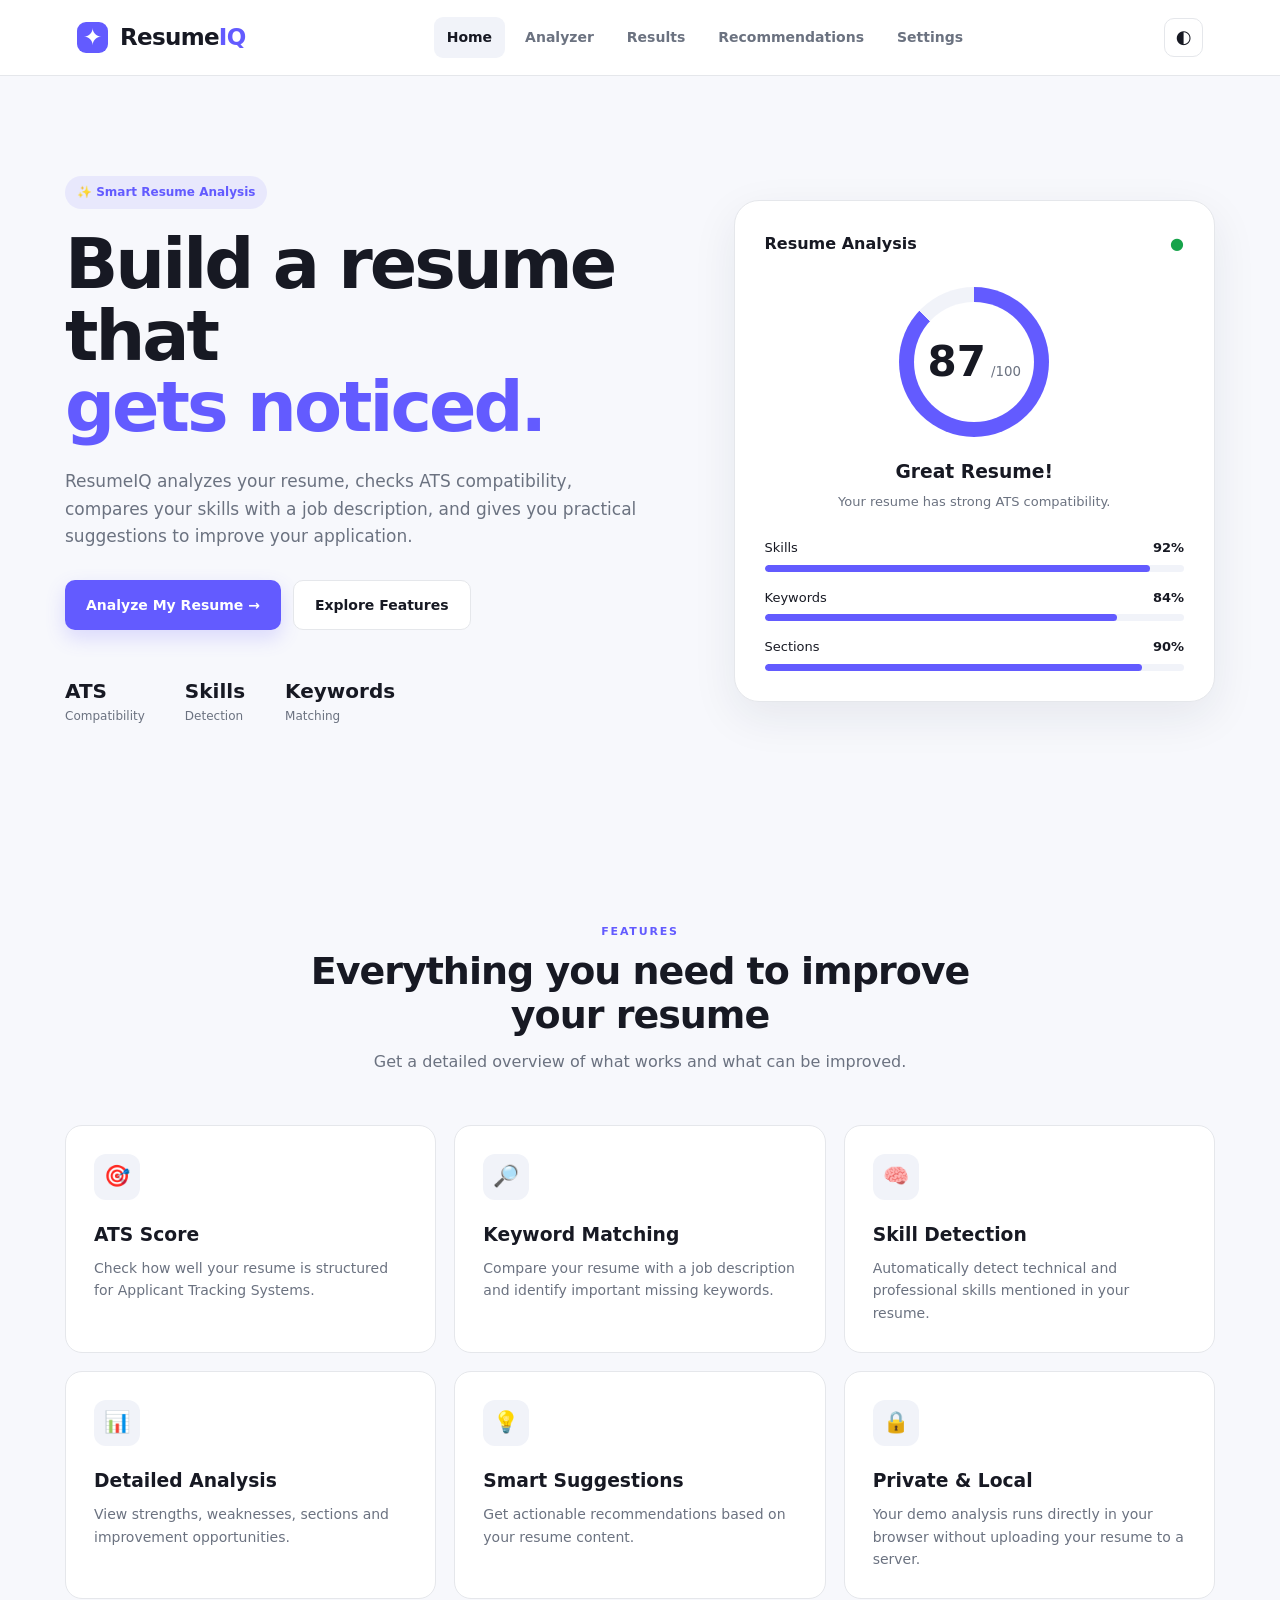
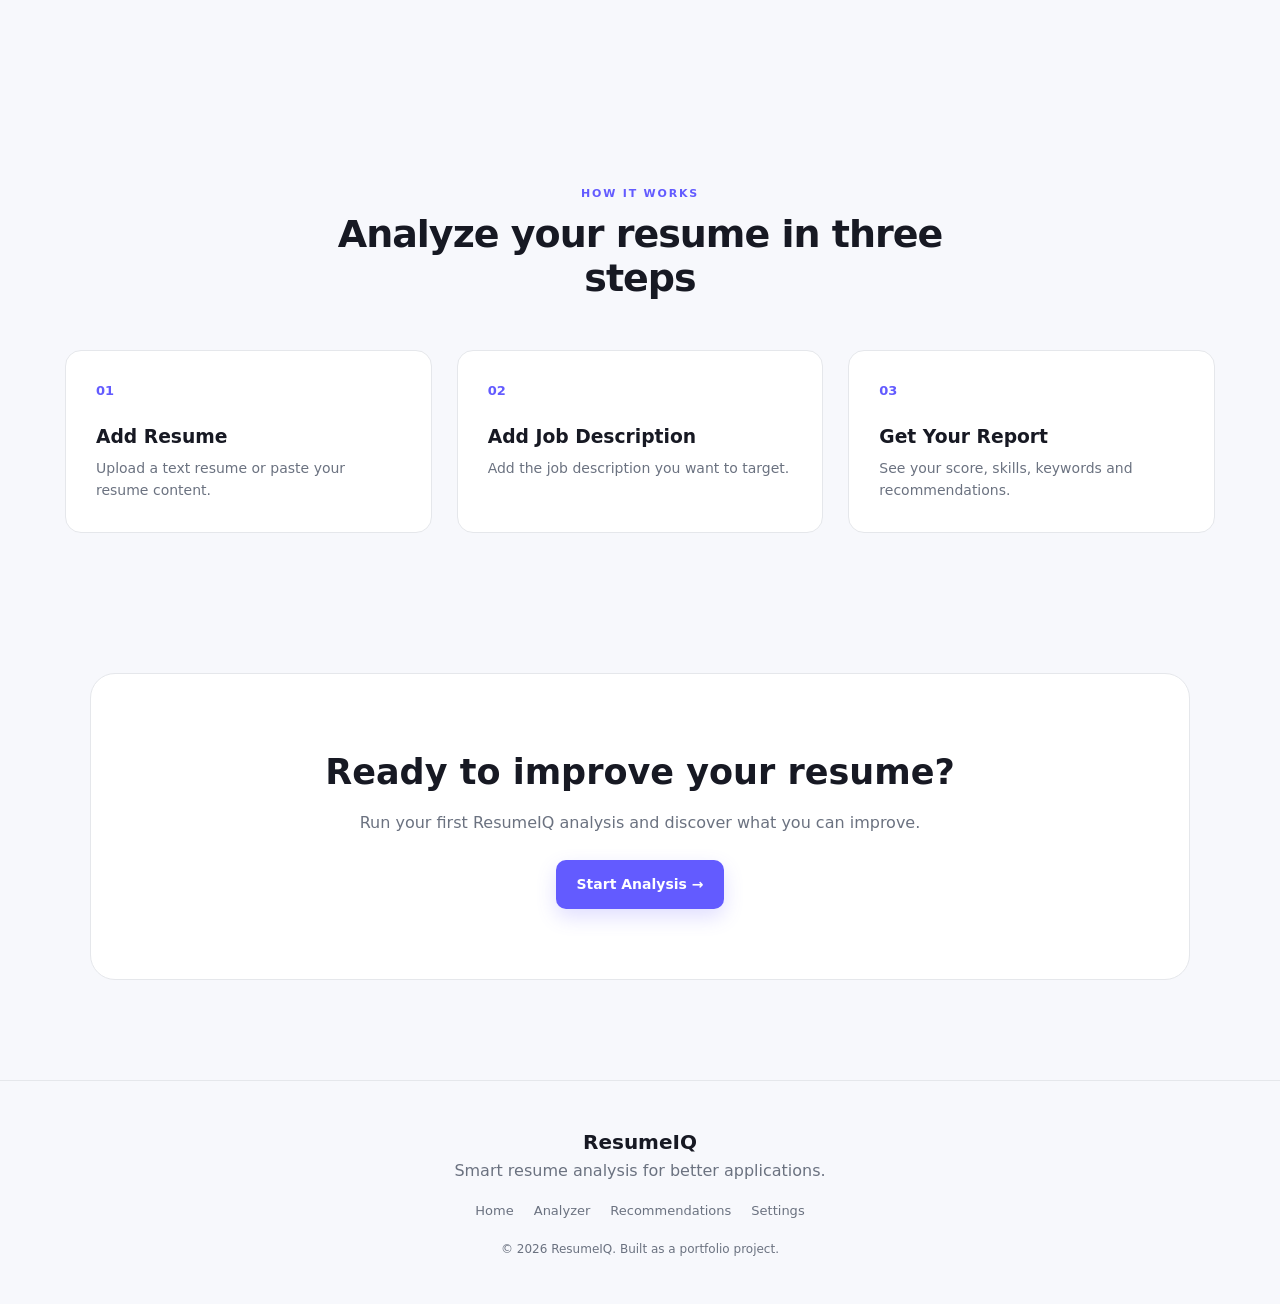
<file: index.html>
<!DOCTYPE html>
<html lang="en">
<head>
    <meta charset="UTF-8">
    <meta name="viewport" content="width=device-width, initial-scale=1.0">
    <title>ResumeIQ | Smart Resume Analyzer</title>

    <link rel="stylesheet" href="css/style.css">
    <script src="js/app.js" defer></script>
</head>

<body>

<header class="navbar">
    <a href="index.html" class="logo">
        <span class="logo-icon">✦</span>
        Resume<span>IQ</span>
    </a>

    <nav>
        <a href="index.html" class="active">Home</a>
        <a href="analyzer.html">Analyzer</a>
        <a href="results.html">Results</a>
        <a href="recommendations.html">Recommendations</a>
        <a href="settings.html">Settings</a>
    </nav>

    <button class="theme-btn" id="themeToggle" title="Toggle theme">
        ◐
    </button>
</header>


<main>

<section class="hero">

    <div class="hero-content">

        <div class="badge">
            ✨ Smart Resume Analysis
        </div>

        <h1>
            Build a resume that
            <span>gets noticed.</span>
        </h1>

        <p>
            ResumeIQ analyzes your resume, checks ATS compatibility,
            compares your skills with a job description, and gives you
            practical suggestions to improve your application.
        </p>

        <div class="hero-buttons">

            <a href="analyzer.html" class="btn primary-btn">
                Analyze My Resume →
            </a>

            <a href="#features" class="btn secondary-btn">
                Explore Features
            </a>

        </div>

        <div class="hero-stats">

            <div>
                <strong>ATS</strong>
                <span>Compatibility</span>
            </div>

            <div>
                <strong>Skills</strong>
                <span>Detection</span>
            </div>

            <div>
                <strong>Keywords</strong>
                <span>Matching</span>
            </div>

        </div>

    </div>


    <div class="hero-card">

        <div class="mock-header">
            <span>Resume Analysis</span>
            <span class="status-dot">●</span>
        </div>

        <div class="score-circle">
            <div>
                <strong>87</strong>
                <small>/100</small>
            </div>
        </div>

        <h3>Great Resume!</h3>

        <p class="muted">
            Your resume has strong ATS compatibility.
        </p>

        <div class="mini-progress">
            <div>
                <span>Skills</span>
                <strong>92%</strong>
            </div>
            <div class="progress">
                <span style="width:92%"></span>
            </div>
        </div>

        <div class="mini-progress">
            <div>
                <span>Keywords</span>
                <strong>84%</strong>
            </div>
            <div class="progress">
                <span style="width:84%"></span>
            </div>
        </div>

        <div class="mini-progress">
            <div>
                <span>Sections</span>
                <strong>90%</strong>
            </div>
            <div class="progress">
                <span style="width:90%"></span>
            </div>
        </div>

    </div>

</section>


<section class="features-section" id="features">

    <div class="section-heading">

        <span class="section-label">FEATURES</span>

        <h2>
            Everything you need to improve your resume
        </h2>

        <p>
            Get a detailed overview of what works and what can be improved.
        </p>

    </div>


    <div class="feature-grid">

        <div class="feature-card">
            <div class="feature-icon">🎯</div>
            <h3>ATS Score</h3>
            <p>
                Check how well your resume is structured for
                Applicant Tracking Systems.
            </p>
        </div>


        <div class="feature-card">
            <div class="feature-icon">🔎</div>
            <h3>Keyword Matching</h3>
            <p>
                Compare your resume with a job description
                and identify important missing keywords.
            </p>
        </div>


        <div class="feature-card">
            <div class="feature-icon">🧠</div>
            <h3>Skill Detection</h3>
            <p>
                Automatically detect technical and professional
                skills mentioned in your resume.
            </p>
        </div>


        <div class="feature-card">
            <div class="feature-icon">📊</div>
            <h3>Detailed Analysis</h3>
            <p>
                View strengths, weaknesses, sections and
                improvement opportunities.
            </p>
        </div>


        <div class="feature-card">
            <div class="feature-icon">💡</div>
            <h3>Smart Suggestions</h3>
            <p>
                Get actionable recommendations based on
                your resume content.
            </p>
        </div>


        <div class="feature-card">
            <div class="feature-icon">🔒</div>
            <h3>Private & Local</h3>
            <p>
                Your demo analysis runs directly in your browser
                without uploading your resume to a server.
            </p>
        </div>

    </div>

</section>


<section class="how-section">

    <div class="section-heading">

        <span class="section-label">HOW IT WORKS</span>

        <h2>Analyze your resume in three steps</h2>

    </div>


    <div class="steps">

        <div class="step">
            <div class="step-number">01</div>
            <h3>Add Resume</h3>
            <p>
                Upload a text resume or paste your resume content.
            </p>
        </div>


        <div class="step">
            <div class="step-number">02</div>
            <h3>Add Job Description</h3>
            <p>
                Add the job description you want to target.
            </p>
        </div>


        <div class="step">
            <div class="step-number">03</div>
            <h3>Get Your Report</h3>
            <p>
                See your score, skills, keywords and recommendations.
            </p>
        </div>

    </div>

</section>


<section class="cta-section">

    <h2>Ready to improve your resume?</h2>

    <p>
        Run your first ResumeIQ analysis and discover what you can improve.
    </p>

    <a href="analyzer.html" class="btn primary-btn">
        Start Analysis →
    </a>

</section>

</main>


<footer>

    <div class="footer-logo">
        ResumeIQ
    </div>

    <p>
        Smart resume analysis for better applications.
    </p>

    <div class="footer-links">
        <a href="index.html">Home</a>
        <a href="analyzer.html">Analyzer</a>
        <a href="recommendations.html">Recommendations</a>
        <a href="settings.html">Settings</a>
    </div>

    <p class="copyright">
        © 2026 ResumeIQ. Built as a portfolio project.
    </p>

</footer>

</body>
</html>
</file>
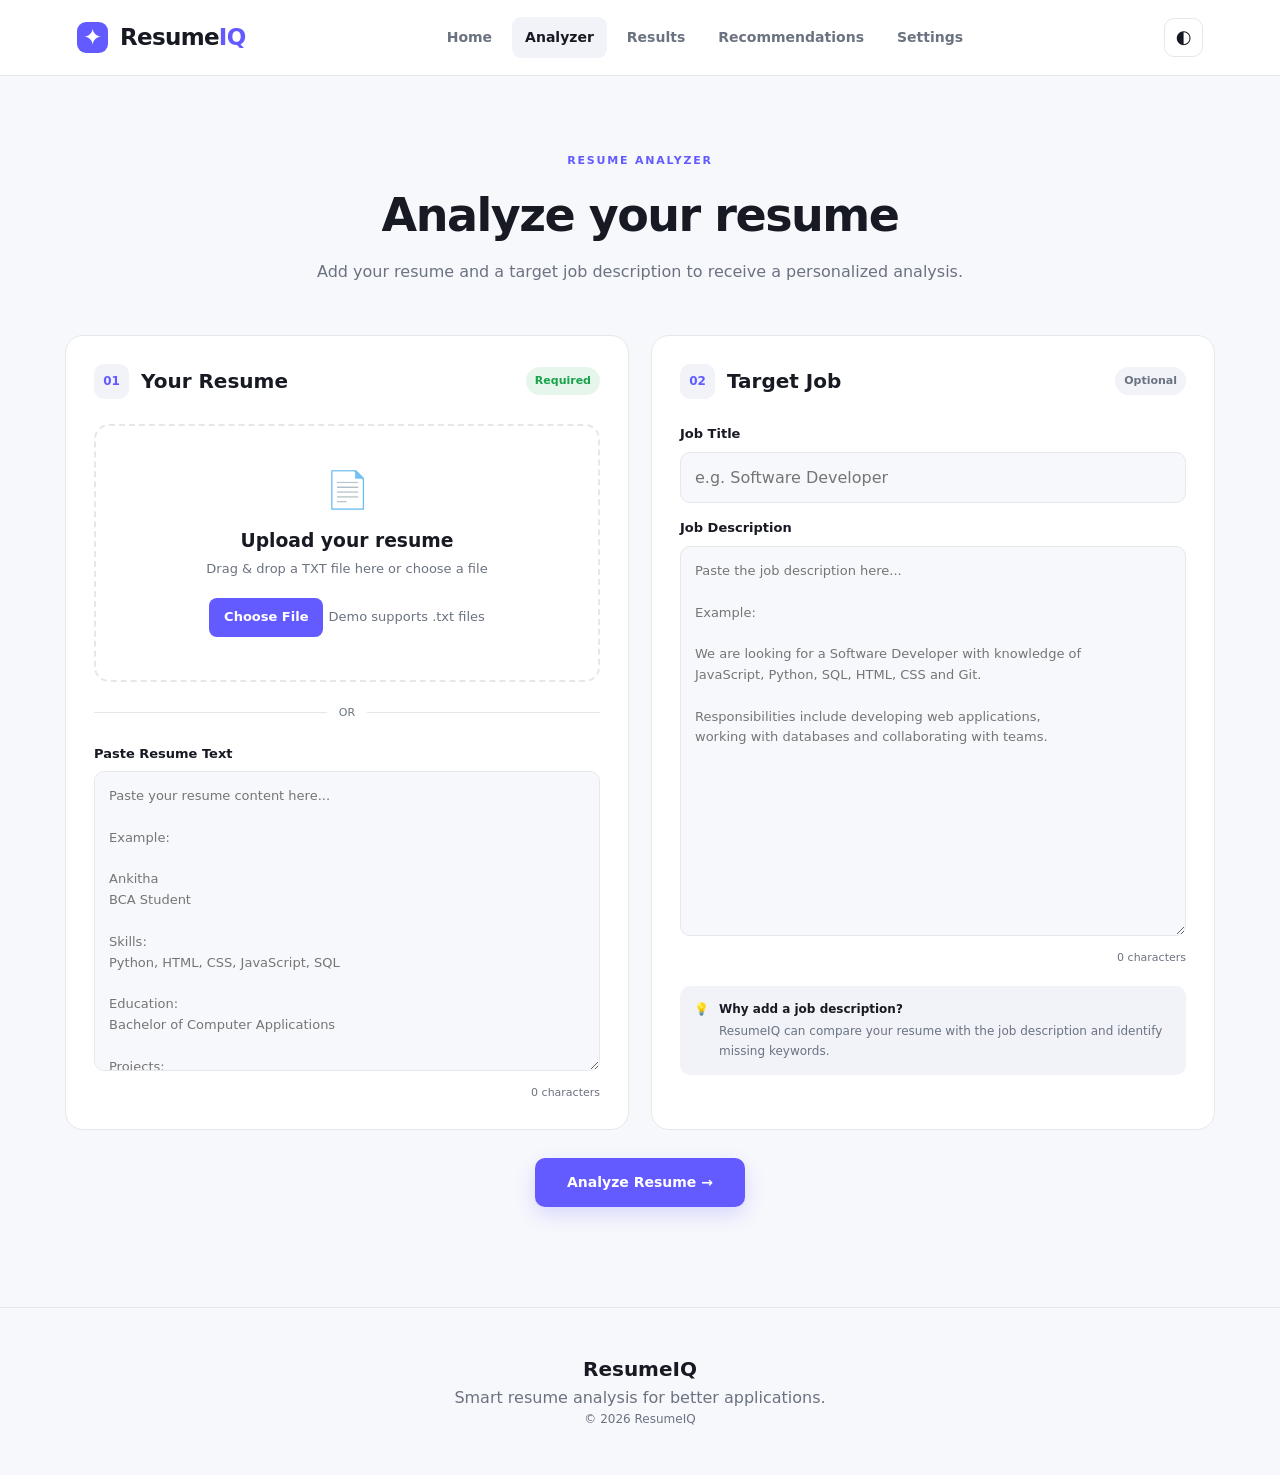
<file: analyzer.html>
<!DOCTYPE html>
<html lang="en">
<head>
    <meta charset="UTF-8">
    <meta name="viewport" content="width=device-width, initial-scale=1.0">

    <title>ResumeIQ | Analyzer</title>

    <link rel="stylesheet" href="css/style.css">

    <script src="js/data.js" defer></script>
    <script src="js/app.js" defer></script>
    <script src="js/analyzer.js" defer></script>
</head>

<body>

<header class="navbar">

    <a href="index.html" class="logo">
        <span class="logo-icon">✦</span>
        Resume<span>IQ</span>
    </a>

    <nav>
        <a href="index.html">Home</a>
        <a href="analyzer.html" class="active">Analyzer</a>
        <a href="results.html">Results</a>
        <a href="recommendations.html">Recommendations</a>
        <a href="settings.html">Settings</a>
    </nav>

    <button class="theme-btn" id="themeToggle">◐</button>

</header>


<main class="page-container">

    <section class="page-header">

        <span class="section-label">RESUME ANALYZER</span>

        <h1>Analyze your resume</h1>

        <p>
            Add your resume and a target job description to receive
            a personalized analysis.
        </p>

    </section>


    <section class="analyzer-grid">


        <div class="panel">

            <div class="panel-header">

                <div>
                    <span class="panel-number">01</span>
                    <h2>Your Resume</h2>
                </div>

                <span class="required">Required</span>

            </div>


            <div class="upload-box" id="dropZone">

                <div class="upload-icon">📄</div>

                <h3>Upload your resume</h3>

                <p>
                    Drag & drop a TXT file here or choose a file
                </p>

                <label class="upload-btn">

                    Choose File

                    <input
                        type="file"
                        id="resumeFile"
                        accept=".txt"
                        hidden
                    >

                </label>

                <small>
                    Demo supports .txt files
                </small>

            </div>


            <div class="divider">
                <span>OR</span>
            </div>


            <label class="input-label">
                Paste Resume Text
            </label>

            <textarea
                id="resumeText"
                class="large-textarea"
                placeholder="Paste your resume content here...

Example:

Ankitha
BCA Student

Skills:
Python, HTML, CSS, JavaScript, SQL

Education:
Bachelor of Computer Applications

Projects:
Expense Tracker
Resume Analyzer

Experience:
Research Analyst Intern
"
            ></textarea>

            <div class="character-count">
                <span id="resumeCount">0</span> characters
            </div>

        </div>


        <div class="panel">

            <div class="panel-header">

                <div>
                    <span class="panel-number">02</span>
                    <h2>Target Job</h2>
                </div>

                <span class="optional">Optional</span>

            </div>


            <label class="input-label">
                Job Title
            </label>

            <input
                type="text"
                id="jobTitle"
                class="text-input"
                placeholder="e.g. Software Developer"
            >


            <label class="input-label">
                Job Description
            </label>

            <textarea
                id="jobDescription"
                class="job-textarea"
                placeholder="Paste the job description here...

Example:

We are looking for a Software Developer with knowledge of
JavaScript, Python, SQL, HTML, CSS and Git.

Responsibilities include developing web applications,
working with databases and collaborating with teams."
            ></textarea>

            <div class="character-count">
                <span id="jobCount">0</span> characters
            </div>


            <div class="info-box">

                <span>💡</span>

                <div>
                    <strong>Why add a job description?</strong>

                    <p>
                        ResumeIQ can compare your resume with the
                        job description and identify missing keywords.
                    </p>
                </div>

            </div>

        </div>

    </section>


    <section class="analyze-action">

        <button
            id="analyzeBtn"
            class="btn primary-btn analyze-btn"
        >
            Analyze Resume →
        </button>

        <p id="analyzeMessage"></p>

    </section>

</main>


<footer>

    <div class="footer-logo">ResumeIQ</div>

    <p>Smart resume analysis for better applications.</p>

    <p class="copyright">
        © 2026 ResumeIQ
    </p>

</footer>

</body>
</html>
</file>
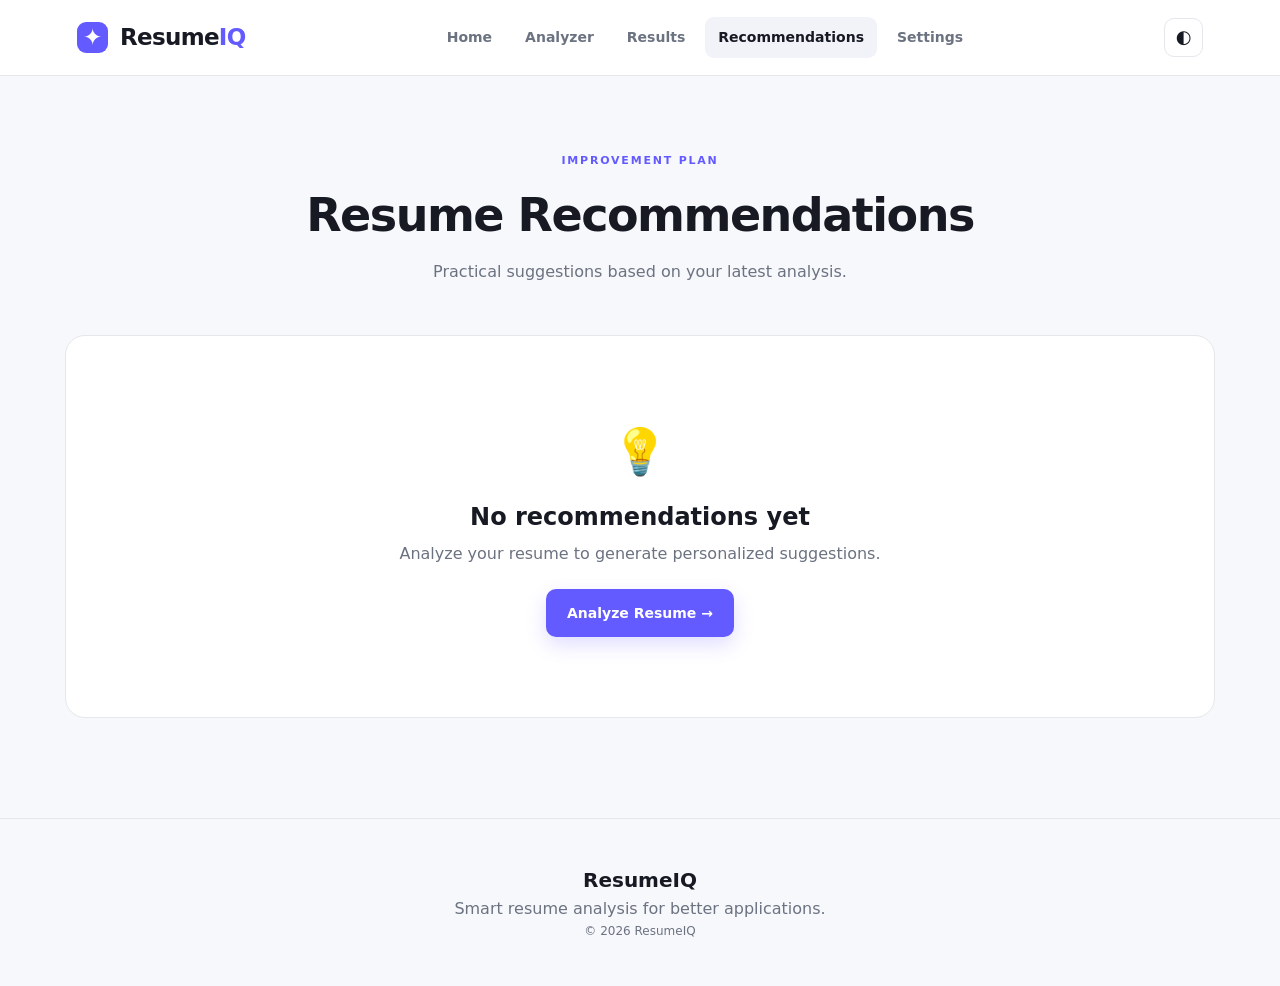
<file: recommendations.html>
<!DOCTYPE html>
<html lang="en">

<head>

    <meta charset="UTF-8">

    <meta
        name="viewport"
        content="width=device-width, initial-scale=1.0"
    >

    <title>ResumeIQ | Recommendations</title>

    <link rel="stylesheet" href="css/style.css">

    <script src="js/app.js" defer></script>

</head>


<body>

<header class="navbar">

    <a href="index.html" class="logo">
        <span class="logo-icon">✦</span>
        Resume<span>IQ</span>
    </a>

    <nav>

        <a href="index.html">Home</a>

        <a href="analyzer.html">Analyzer</a>

        <a href="results.html">Results</a>

        <a
            href="recommendations.html"
            class="active"
        >
            Recommendations
        </a>

        <a href="settings.html">Settings</a>

    </nav>

    <button class="theme-btn" id="themeToggle">
        ◐
    </button>

</header>


<main class="page-container">

    <section class="page-header">

        <span class="section-label">
            IMPROVEMENT PLAN
        </span>

        <h1>Resume Recommendations</h1>

        <p>
            Practical suggestions based on your latest analysis.
        </p>

    </section>


    <div id="noRecommendations" class="empty-state">

        <div class="empty-icon">💡</div>

        <h2>No recommendations yet</h2>

        <p>
            Analyze your resume to generate personalized suggestions.
        </p>

        <a
            href="analyzer.html"
            class="btn primary-btn"
        >
            Analyze Resume →
        </a>

    </div>


    <section
        id="recommendationContent"
        class="hidden"
    >


        <div class="recommendation-summary">

            <div>

                <span class="section-label">
                    YOUR PRIORITY
                </span>

                <h2 id="priorityTitle">
                    Improve your resume
                </h2>

                <p id="priorityText">
                    Focus on the recommendations below.
                </p>

            </div>

            <div class="priority-score">

                <strong id="recommendationScore">
                    0
                </strong>

                <span>/100</span>

            </div>

        </div>


        <div class="recommendation-grid">


            <div class="recommendation-card">

                <div class="recommendation-icon">
                    📝
                </div>

                <div>

                    <h3>Resume Sections</h3>

                    <p>
                        Make sure your resume contains the important
                        sections expected in a professional resume.
                    </p>

                    <ul id="sectionRecommendations"></ul>

                </div>

            </div>


            <div class="recommendation-card">

                <div class="recommendation-icon">
                    🧠
                </div>

                <div>

                    <h3>Skills</h3>

                    <p>
                        Highlight relevant technical skills clearly.
                    </p>

                    <ul id="skillRecommendations"></ul>

                </div>

            </div>


            <div class="recommendation-card">

                <div class="recommendation-icon">
                    🔎
                </div>

                <div>

                    <h3>Keywords</h3>

                    <p>
                        Match relevant keywords from the target job
                        description where they genuinely apply.
                    </p>

                    <ul id="keywordRecommendations"></ul>

                </div>

            </div>


            <div class="recommendation-card">

                <div class="recommendation-icon">
                    🚀
                </div>

                <div>

                    <h3>Impact</h3>

                    <p>
                        Make your experience and projects more
                        specific and results-oriented.
                    </p>

                    <ul id="impactRecommendations"></ul>

                </div>

            </div>


        </div>


        <div class="checklist-panel">

            <div class="result-panel-header">

                <h2>Resume Improvement Checklist</h2>

                <span id="checklistProgress">
                    0 / 6
                </span>

            </div>


            <div class="checklist">

                <label>
                    <input type="checkbox">
                    <span>Use a clear professional summary</span>
                </label>

                <label>
                    <input type="checkbox">
                    <span>Highlight relevant technical skills</span>
                </label>

                <label>
                    <input type="checkbox">
                    <span>Include measurable achievements</span>
                </label>

                <label>
                    <input type="checkbox">
                    <span>Use clear section headings</span>
                </label>

                <label>
                    <input type="checkbox">
                    <span>Tailor keywords to the job description</span>
                </label>

                <label>
                    <input type="checkbox">
                    <span>Proofread your final resume</span>
                </label>

            </div>

        </div>


    </section>

</main>


<footer>

    <div class="footer-logo">
        ResumeIQ
    </div>

    <p>
        Smart resume analysis for better applications.
    </p>

    <p class="copyright">
        © 2026 ResumeIQ
    </p>

</footer>


<script>

document.addEventListener("DOMContentLoaded", () => {

    const raw =
        localStorage.getItem("resumeAnalysis");

    if (!raw) return;

    let data;

    try {
        data = JSON.parse(raw);
    } catch {
        return;
    }


    document
        .getElementById("noRecommendations")
        .classList.add("hidden");

    document
        .getElementById("recommendationContent")
        .classList.remove("hidden");


    document.getElementById(
        "recommendationScore"
    ).textContent = data.overallScore;


    const sectionRecommendations =
        document.getElementById(
            "sectionRecommendations"
        );


    const missingSections =
        Object.entries(data.sections)
            .filter(([name, found]) => !found)
            .map(([name]) => name);


    sectionRecommendations.innerHTML =
        missingSections.length

        ? missingSections
            .map(item => `<li>Add a <strong>${item}</strong> section.</li>`)
            .join("")

        : "<li>Your main resume sections are present.</li>";


    const skillRecommendations =
        document.getElementById(
            "skillRecommendations"
        );


    skillRecommendations.innerHTML =
        data.skills.length < 4

        ? `
            <li>Add relevant technical skills.</li>
            <li>Group skills into clear categories.</li>
            <li>Only include skills you actually know.</li>
        `

        : `
            <li>Your resume contains several recognizable skills.</li>
            <li>Place the most relevant skills near the top.</li>
            <li>Tailor your skills to each target role.</li>
        `;


    const keywordRecommendations =
        document.getElementById(
            "keywordRecommendations"
        );


    if (data.missingKeywords.length) {

        keywordRecommendations.innerHTML =
            data.missingKeywords
                .slice(0, 8)
                .map(
                    keyword =>
                        `<li>Consider mentioning <strong>${keyword}</strong> if it genuinely applies.</li>`
                )
                .join("");

    } else {

        keywordRecommendations.innerHTML =
            "<li>No major missing keywords were detected.</li>";

    }


    const impactRecommendations =
        document.getElementById(
            "impactRecommendations"
        );


    impactRecommendations.innerHTML = `
        <li>Start bullet points with strong action verbs.</li>
        <li>Describe what you built, improved or contributed to.</li>
        <li>Add numbers or measurable results when available.</li>
    `;


    const priorityTitle =
        document.getElementById("priorityTitle");

    const priorityText =
        document.getElementById("priorityText");


    if (data.overallScore >= 80) {

        priorityTitle.textContent =
            "Polish an already strong resume";

        priorityText.textContent =
            "Focus on tailoring your resume to each job.";

    } else if (data.overallScore >= 60) {

        priorityTitle.textContent =
            "Strengthen your resume";

        priorityText.textContent =
            "Improve missing sections, keywords and measurable impact.";

    } else {

        priorityTitle.textContent =
            "Build a stronger foundation";

        priorityText.textContent =
            "Focus first on structure, skills and clear professional content.";

    }


    const checkboxes =
        document.querySelectorAll(
            ".checklist input"
        );


    function updateChecklist() {

        const completed =
            [...checkboxes]
                .filter(box => box.checked)
                .length;

        document.getElementById(
            "checklistProgress"
        ).textContent =
            `${completed} / ${checkboxes.length}`;

        localStorage.setItem(
            "resumeChecklist",
            JSON.stringify(
                [...checkboxes].map(box => box.checked)
            )
        );

    }


    const savedChecklist =
        JSON.parse(
            localStorage.getItem("resumeChecklist") || "[]"
        );


    checkboxes.forEach((box, index) => {

        if (savedChecklist[index]) {
            box.checked = true;
        }

        box.addEventListener(
            "change",
            updateChecklist
        );

    });


    updateChecklist();

});

</script>

</body>
</html>
</file>
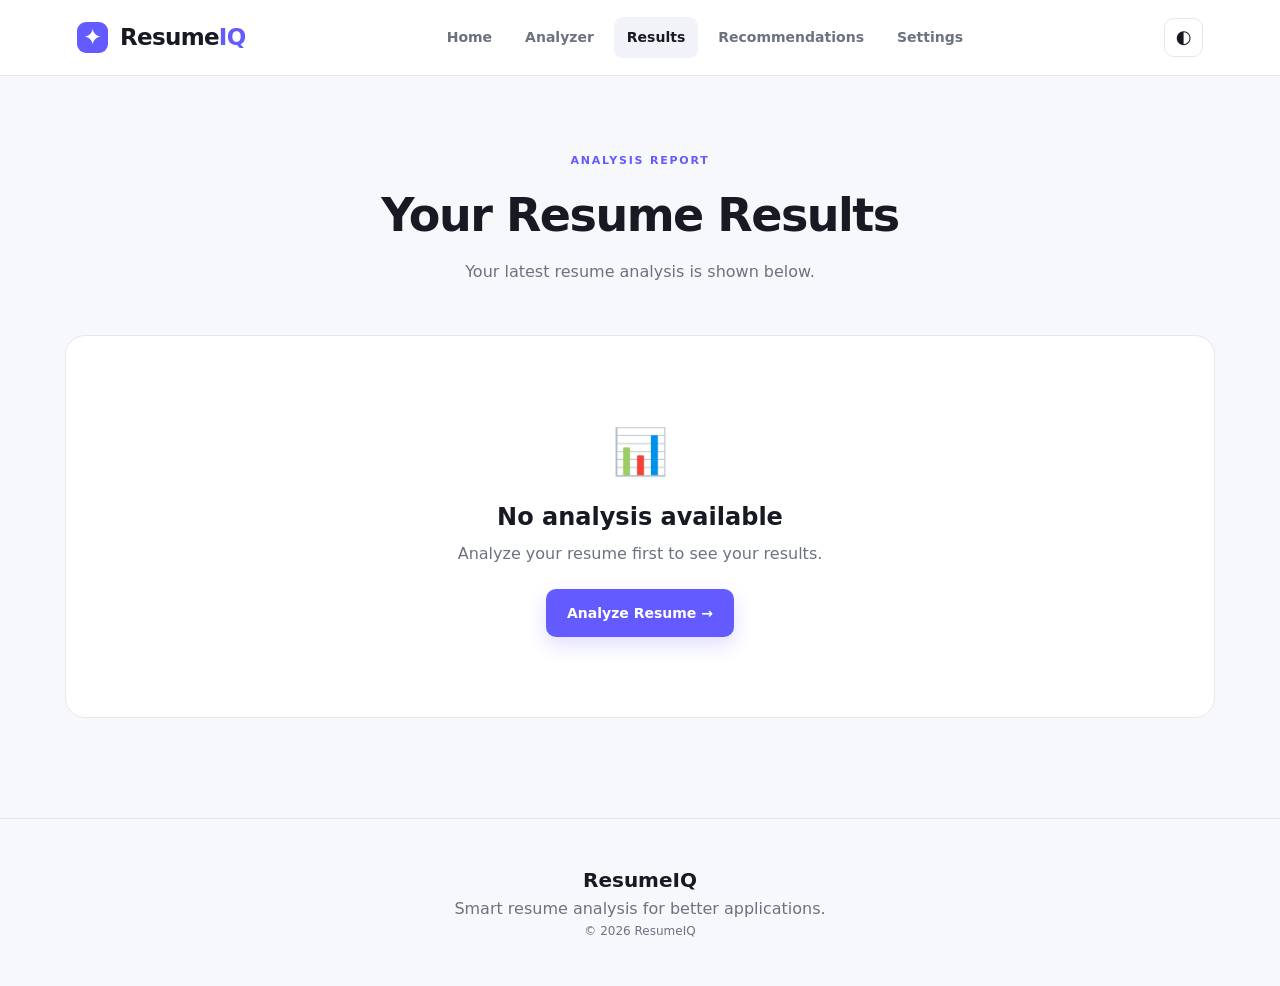
<file: result.html>
<!DOCTYPE html>
<html lang="en">
<head>

    <meta charset="UTF-8">

    <meta
        name="viewport"
        content="width=device-width, initial-scale=1.0"
    >

    <title>ResumeIQ | Analysis Results</title>

    <link rel="stylesheet" href="css/style.css">

    <script src="js/app.js" defer></script>

</head>

<body>

<header class="navbar">

    <a href="index.html" class="logo">
        <span class="logo-icon">✦</span>
        Resume<span>IQ</span>
    </a>

    <nav>

        <a href="index.html">Home</a>
        <a href="analyzer.html">Analyzer</a>
        <a href="results.html" class="active">Results</a>
        <a href="recommendations.html">Recommendations</a>
        <a href="settings.html">Settings</a>

    </nav>

    <button class="theme-btn" id="themeToggle">
        ◐
    </button>

</header>


<main class="page-container">

    <section class="page-header">

        <span class="section-label">
            ANALYSIS REPORT
        </span>

        <h1>Your Resume Results</h1>

        <p id="resultSubtitle">
            Your latest resume analysis is shown below.
        </p>

    </section>


    <div id="emptyResults" class="empty-state">

        <div class="empty-icon">📊</div>

        <h2>No analysis available</h2>

        <p>
            Analyze your resume first to see your results.
        </p>

        <a href="analyzer.html" class="btn primary-btn">
            Analyze Resume →
        </a>

    </div>


    <section id="resultsContent" class="hidden">


        <div class="score-overview">


            <div class="main-score-card">

                <div class="score-ring">

                    <div>
                        <strong id="overallScore">0</strong>
                        <small>/100</small>
                    </div>

                </div>

                <h2 id="scoreLabel">
                    Resume Score
                </h2>

                <p id="scoreDescription">
                    Your overall resume score.
                </p>

            </div>


            <div class="score-details">

                <div class="score-detail-card">

                    <span class="detail-icon">🎯</span>

                    <div>
                        <span>ATS Structure</span>
                        <strong id="atsScore">0%</strong>
                    </div>

                </div>


                <div class="score-detail-card">

                    <span class="detail-icon">🧠</span>

                    <div>
                        <span>Skills</span>
                        <strong id="skillsScore">0%</strong>
                    </div>

                </div>


                <div class="score-detail-card">

                    <span class="detail-icon">🔎</span>

                    <div>
                        <span>Keywords</span>
                        <strong id="keywordScore">0%</strong>
                    </div>

                </div>


                <div class="score-detail-card">

                    <span class="detail-icon">📝</span>

                    <div>
                        <span>Content</span>
                        <strong id="contentScore">0%</strong>
                    </div>

                </div>

            </div>

        </div>


        <div class="results-grid">


            <div class="result-panel">

                <div class="result-panel-header">

                    <h2>Detected Skills</h2>

                    <span id="skillCount">0 skills</span>

                </div>

                <div
                    id="skillsList"
                    class="tag-list"
                ></div>

            </div>


            <div class="result-panel">

                <div class="result-panel-header">

                    <h2>Resume Sections</h2>

                    <span id="sectionCount">
                        0 / 7
                    </span>

                </div>

                <div
                    id="sectionsList"
                    class="section-check-list"
                ></div>

            </div>


        </div>


        <div class="results-grid">


            <div class="result-panel">

                <div class="result-panel-header">

                    <h2>Strengths</h2>

                </div>

                <div
                    id="strengthsList"
                    class="insight-list positive"
                ></div>

            </div>


            <div class="result-panel">

                <div class="result-panel-header">

                    <h2>Areas to Improve</h2>

                </div>

                <div
                    id="weaknessesList"
                    class="insight-list warning"
                ></div>

            </div>


        </div>


        <div class="result-panel">

            <div class="result-panel-header">

                <h2>Keyword Match</h2>

                <span id="keywordCount">
                    0 matched
                </span>

            </div>

            <div
                id="keywordList"
                class="keyword-grid"
            ></div>

        </div>


        <div class="result-actions">

            <a
                href="recommendations.html"
                class="btn primary-btn"
            >
                View Recommendations →
            </a>

            <a
                href="analyzer.html"
                class="btn secondary-btn"
            >
                Analyze Again
            </a>

        </div>


    </section>

</main>


<footer>

    <div class="footer-logo">ResumeIQ</div>

    <p>Smart resume analysis for better applications.</p>

    <p class="copyright">
        © 2026 ResumeIQ
    </p>

</footer>


<script>

document.addEventListener("DOMContentLoaded", () => {

    const raw = localStorage.getItem("resumeAnalysis");

    if (!raw) {
        return;
    }

    let data;

    try {
        data = JSON.parse(raw);
    } catch {
        return;
    }

    document.getElementById("emptyResults").classList.add("hidden");
    document.getElementById("resultsContent").classList.remove("hidden");

    document.getElementById("resultSubtitle").textContent =
        data.jobTitle
            ? `Analysis for ${data.jobTitle}`
            : "Your latest resume analysis is shown below.";

    document.getElementById("overallScore").textContent =
        data.overallScore;

    document.getElementById("atsScore").textContent =
        data.atsScore + "%";

    document.getElementById("skillsScore").textContent =
        data.skillsScore + "%";

    document.getElementById("keywordScore").textContent =
        data.keywordScore + "%";

    document.getElementById("contentScore").textContent =
        data.contentScore + "%";


    let scoreLabel = "Needs Improvement";

    if (data.overallScore >= 80) {
        scoreLabel = "Excellent Resume";
    } else if (data.overallScore >= 65) {
        scoreLabel = "Good Resume";
    } else if (data.overallScore >= 50) {
        scoreLabel = "Fair Resume";
    }

    document.getElementById("scoreLabel").textContent =
        scoreLabel;


    document.getElementById("scoreDescription").textContent =
        data.overallScore >= 75
            ? "Your resume has a strong overall structure."
            : "There are several areas that can be improved.";


    document.getElementById("skillCount").textContent =
        `${data.skills.length} skills`;


    const skillsList =
        document.getElementById("skillsList");

    if (data.skills.length === 0) {

        skillsList.innerHTML =
            `<p class="muted">No recognized skills detected.</p>`;

    } else {

        skillsList.innerHTML =
            data.skills
                .map(skill => `<span class="tag">${skill}</span>`)
                .join("");

    }


    const sectionsList =
        document.getElementById("sectionsList");

    const sectionEntries =
        Object.entries(data.sections);

    const foundSections =
        sectionEntries.filter(([key, value]) => value).length;

    document.getElementById("sectionCount").textContent =
        `${foundSections} / ${sectionEntries.length}`;


    sectionsList.innerHTML =
        sectionEntries
            .map(([key, value]) => `
                <div class="section-check">
                    <span>${value ? "✓" : "○"}</span>
                    <span>${key}</span>
                    <strong class="${value ? "found" : "missing"}">
                        ${value ? "Found" : "Missing"}
                    </strong>
                </div>
            `)
            .join("");


    const strengthsList =
        document.getElementById("strengthsList");

    strengthsList.innerHTML =
        data.strengths
            .map(item => `
                <div class="insight-item">
                    <span>✓</span>
                    <p>${item}</p>
                </div>
            `)
            .join("");


    const weaknessesList =
        document.getElementById("weaknessesList");

    weaknessesList.innerHTML =
        data.weaknesses
            .map(item => `
                <div class="insight-item">
                    <span>!</span>
                    <p>${item}</p>
                </div>
            `)
            .join("");


    const keywordList =
        document.getElementById("keywordList");

    const matched =
        data.matchedKeywords || [];

    const missing =
        data.missingKeywords || [];


    keywordList.innerHTML = [

        ...matched.map(keyword => `
            <span class="keyword matched">
                ✓ ${keyword}
            </span>
        `),

        ...missing.map(keyword => `
            <span class="keyword missing-keyword">
                + ${keyword}
            </span>
        `)

    ].join("");


    document.getElementById("keywordCount").textContent =
        `${matched.length} matched`;

});

</script>

</body>
</html>
</file>
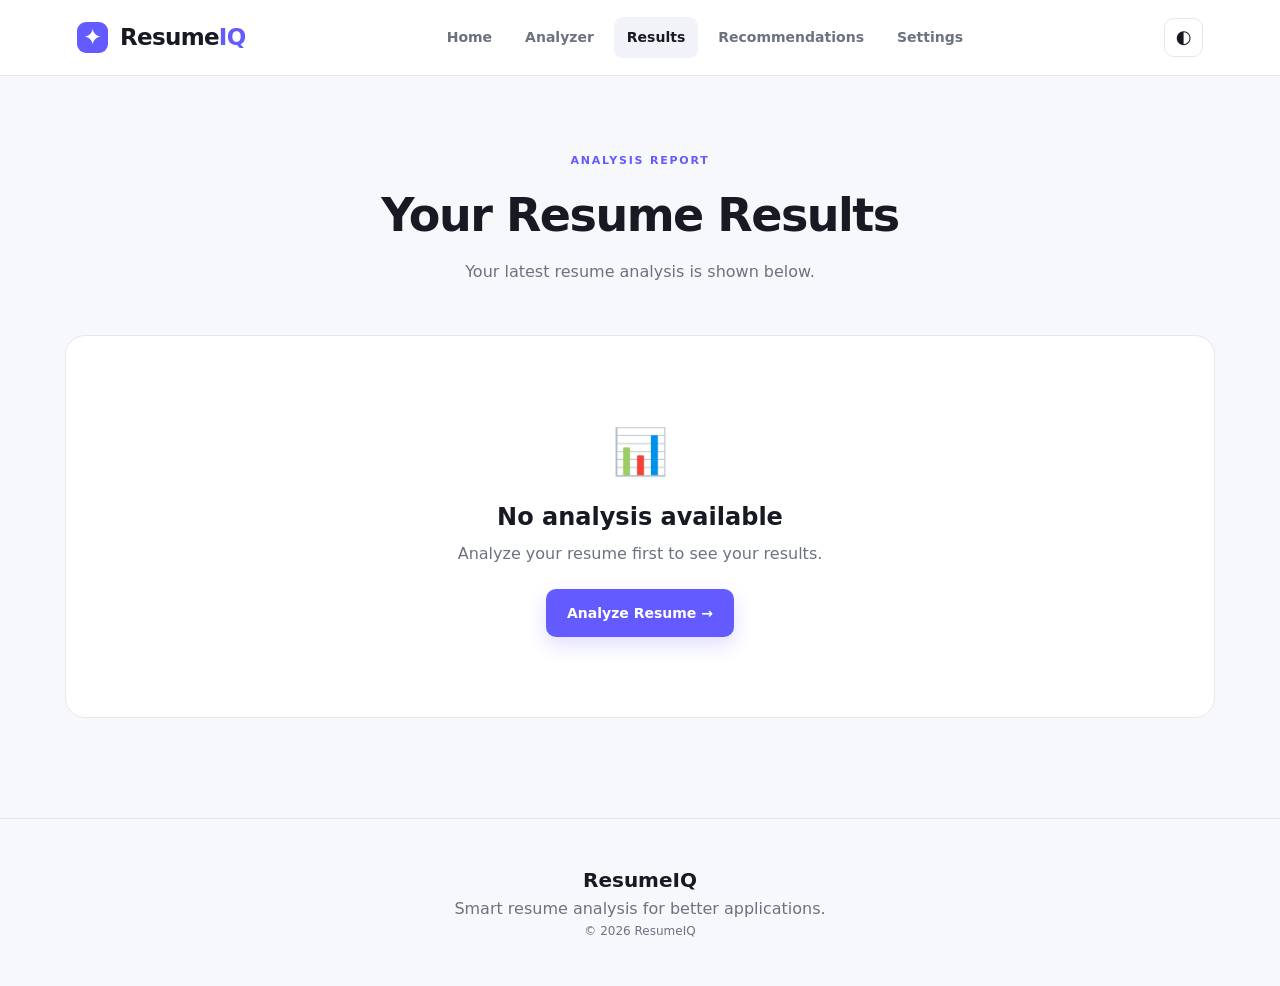
<file: results.html>
<!DOCTYPE html>
<html lang="en">
<head>
    <meta charset="UTF-8">

    <meta
        name="viewport"
        content="width=device-width, initial-scale=1.0"
    >

    <title>ResumeIQ | Analysis Results</title>

    <link rel="stylesheet" href="css/style.css">

    <script src="js/app.js" defer></script>

</head>

<body>

<header class="navbar">

    <a href="index.html" class="logo">
        <span class="logo-icon">✦</span>
        Resume<span>IQ</span>
    </a>

    <nav>

        <a href="index.html">Home</a>
        <a href="analyzer.html">Analyzer</a>
        <a href="results.html" class="active">Results</a>
        <a href="recommendations.html">Recommendations</a>
        <a href="settings.html">Settings</a>

    </nav>

    <button class="theme-btn" id="themeToggle">
        ◐
    </button>

</header>


<main class="page-container">

    <section class="page-header">

        <span class="section-label">
            ANALYSIS REPORT
        </span>

        <h1>Your Resume Results</h1>

        <p id="resultSubtitle">
            Your latest resume analysis is shown below.
        </p>

    </section>


    <div id="emptyResults" class="empty-state">

        <div class="empty-icon">📊</div>

        <h2>No analysis available</h2>

        <p>
            Analyze your resume first to see your results.
        </p>

        <a href="analyzer.html" class="btn primary-btn">
            Analyze Resume →
        </a>

    </div>


    <section id="resultsContent" class="hidden">


        <div class="score-overview">


            <div class="main-score-card">

                <div class="score-ring">

                    <div>
                        <strong id="overallScore">0</strong>
                        <small>/100</small>
                    </div>

                </div>

                <h2 id="scoreLabel">
                    Resume Score
                </h2>

                <p id="scoreDescription">
                    Your overall resume score.
                </p>

            </div>


            <div class="score-details">

                <div class="score-detail-card">

                    <span class="detail-icon">🎯</span>

                    <div>
                        <span>ATS Structure</span>
                        <strong id="atsScore">0%</strong>
                    </div>

                </div>


                <div class="score-detail-card">

                    <span class="detail-icon">🧠</span>

                    <div>
                        <span>Skills</span>
                        <strong id="skillsScore">0%</strong>
                    </div>

                </div>


                <div class="score-detail-card">

                    <span class="detail-icon">🔎</span>

                    <div>
                        <span>Keywords</span>
                        <strong id="keywordScore">0%</strong>
                    </div>

                </div>


                <div class="score-detail-card">

                    <span class="detail-icon">📝</span>

                    <div>
                        <span>Content</span>
                        <strong id="contentScore">0%</strong>
                    </div>

                </div>

            </div>

        </div>


        <div class="results-grid">


            <div class="result-panel">

                <div class="result-panel-header">

                    <h2>Detected Skills</h2>

                    <span id="skillCount">0 skills</span>

                </div>

                <div
                    id="skillsList"
                    class="tag-list"
                ></div>

            </div>


            <div class="result-panel">

                <div class="result-panel-header">

                    <h2>Resume Sections</h2>

                    <span id="sectionCount">
                        0 / 7
                    </span>

                </div>

                <div
                    id="sectionsList"
                    class="section-check-list"
                ></div>

            </div>


        </div>


        <div class="results-grid">


            <div class="result-panel">

                <div class="result-panel-header">

                    <h2>Strengths</h2>

                </div>

                <div
                    id="strengthsList"
                    class="insight-list positive"
                ></div>

            </div>


            <div class="result-panel">

                <div class="result-panel-header">

                    <h2>Areas to Improve</h2>

                </div>

                <div
                    id="weaknessesList"
                    class="insight-list warning"
                ></div>

            </div>


        </div>


        <div class="result-panel">

            <div class="result-panel-header">

                <h2>Keyword Match</h2>

                <span id="keywordCount">
                    0 matched
                </span>

            </div>

            <div
                id="keywordList"
                class="keyword-grid"
            ></div>

        </div>


        <div class="result-actions">

            <a
                href="recommendations.html"
                class="btn primary-btn"
            >
                View Recommendations →
            </a>

            <a
                href="analyzer.html"
                class="btn secondary-btn"
            >
                Analyze Again
            </a>

        </div>


    </section>

</main>


<footer>

    <div class="footer-logo">ResumeIQ</div>

    <p>Smart resume analysis for better applications.</p>

    <p class="copyright">
        © 2026 ResumeIQ
    </p>

</footer>


<script>

document.addEventListener("DOMContentLoaded", () => {

    const raw = localStorage.getItem("resumeAnalysis");

    if (!raw) {
        return;
    }

    let data;

    try {
        data = JSON.parse(raw);
    } catch {
        return;
    }

    document.getElementById("emptyResults").classList.add("hidden");
    document.getElementById("resultsContent").classList.remove("hidden");

    document.getElementById("resultSubtitle").textContent =
        data.jobTitle
            ? `Analysis for ${data.jobTitle}`
            : "Your latest resume analysis is shown below.";

    document.getElementById("overallScore").textContent =
        data.overallScore;

    document.getElementById("atsScore").textContent =
        data.atsScore + "%";

    document.getElementById("skillsScore").textContent =
        data.skillsScore + "%";

    document.getElementById("keywordScore").textContent =
        data.keywordScore + "%";

    document.getElementById("contentScore").textContent =
        data.contentScore + "%";


    let scoreLabel = "Needs Improvement";

    if (data.overallScore >= 80) {
        scoreLabel = "Excellent Resume";
    } else if (data.overallScore >= 65) {
        scoreLabel = "Good Resume";
    } else if (data.overallScore >= 50) {
        scoreLabel = "Fair Resume";
    }

    document.getElementById("scoreLabel").textContent =
        scoreLabel;


    document.getElementById("scoreDescription").textContent =
        data.overallScore >= 75
            ? "Your resume has a strong overall structure."
            : "There are several areas that can be improved.";


    document.getElementById("skillCount").textContent =
        `${data.skills.length} skills`;


    const skillsList =
        document.getElementById("skillsList");

    if (data.skills.length === 0) {

        skillsList.innerHTML =
            `<p class="muted">No recognized skills detected.</p>`;

    } else {

        skillsList.innerHTML =
            data.skills
                .map(skill => `<span class="tag">${skill}</span>`)
                .join("");

    }


    const sectionsList =
        document.getElementById("sectionsList");

    const sectionEntries =
        Object.entries(data.sections);

    const foundSections =
        sectionEntries.filter(([key, value]) => value).length;

    document.getElementById("sectionCount").textContent =
        `${foundSections} / ${sectionEntries.length}`;


    sectionsList.innerHTML =
        sectionEntries
            .map(([key, value]) => `
                <div class="section-check">
                    <span>${value ? "✓" : "○"}</span>
                    <span>${key}</span>
                    <strong class="${value ? "found" : "missing"}">
                        ${value ? "Found" : "Missing"}
                    </strong>
                </div>
            `)
            .join("");


    const strengthsList =
        document.getElementById("strengthsList");

    strengthsList.innerHTML =
        data.strengths
            .map(item => `
                <div class="insight-item">
                    <span>✓</span>
                    <p>${item}</p>
                </div>
            `)
            .join("");


    const weaknessesList =
        document.getElementById("weaknessesList");

    weaknessesList.innerHTML =
        data.weaknesses
            .map(item => `
                <div class="insight-item">
                    <span>!</span>
                    <p>${item}</p>
                </div>
            `)
            .join("");


    const keywordList =
        document.getElementById("keywordList");

    const matched =
        data.matchedKeywords || [];

    const missing =
        data.missingKeywords || [];


    keywordList.innerHTML = [

        ...matched.map(keyword => `
            <span class="keyword matched">
                ✓ ${keyword}
            </span>
        `),

        ...missing.map(keyword => `
            <span class="keyword missing-keyword">
                + ${keyword}
            </span>
        `)

    ].join("");


    document.getElementById("keywordCount").textContent =
        `${matched.length} matched`;

});

</script>

</body>
</html>
</file>
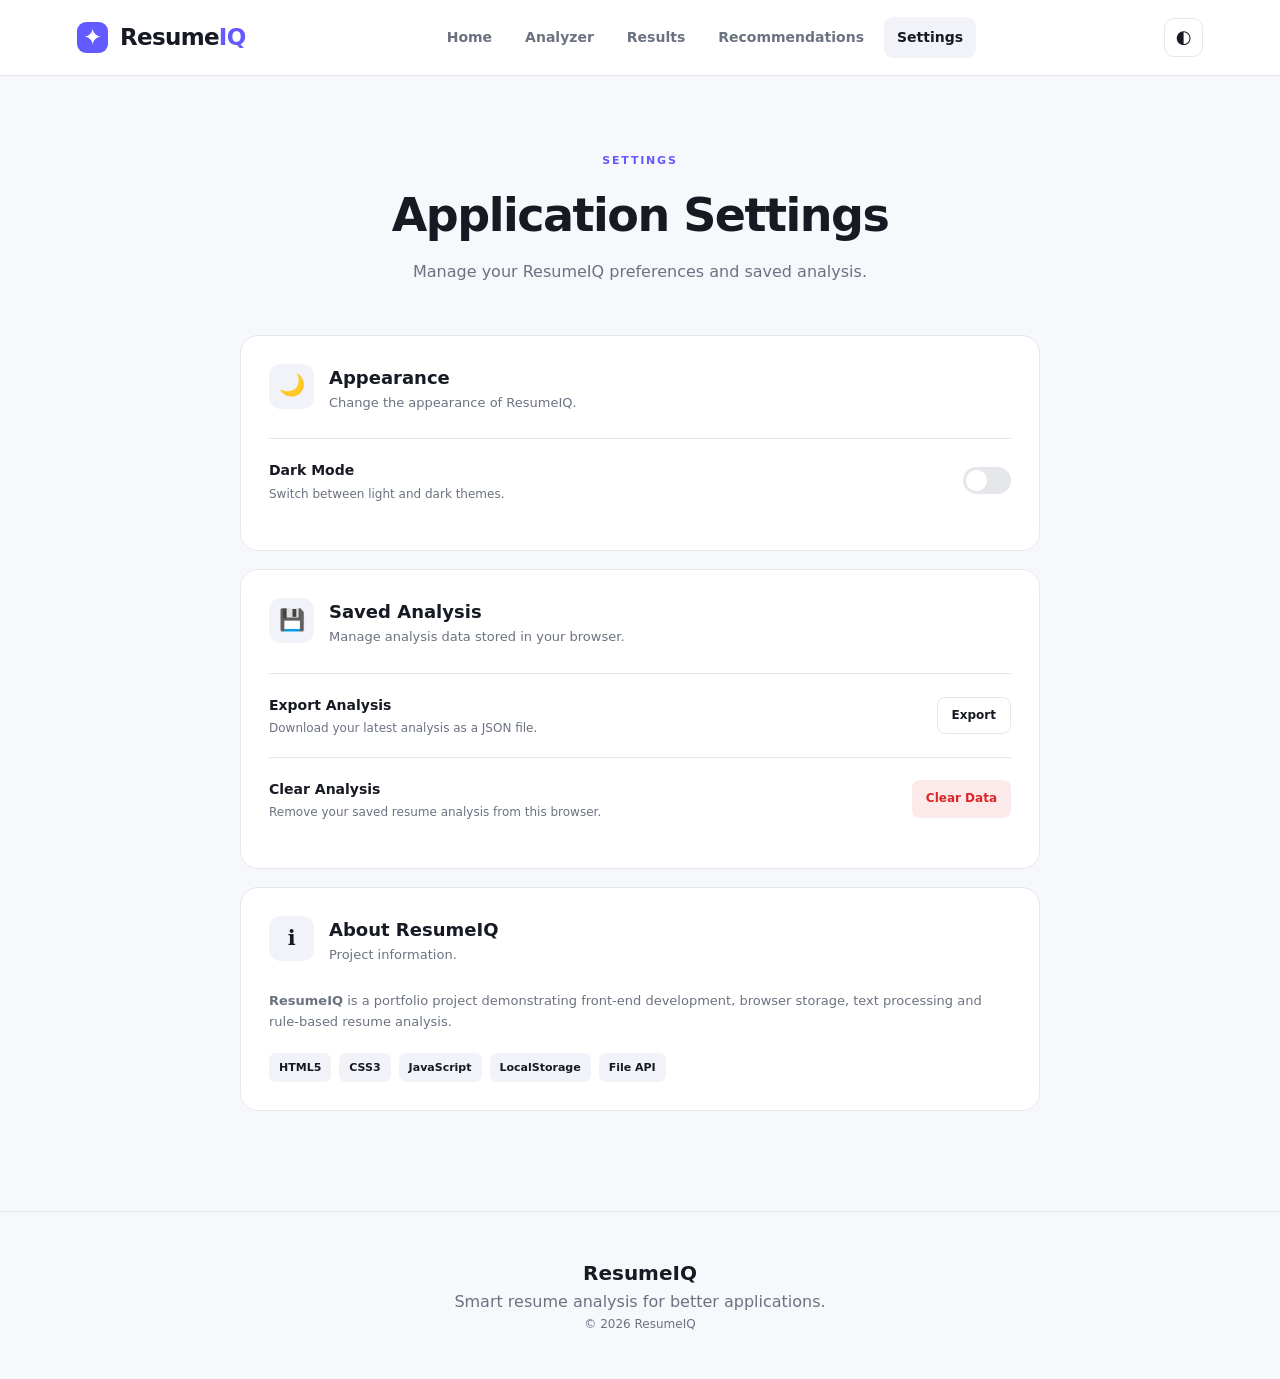
<file: settings.html>
<!DOCTYPE html>
<html lang="en">

<head>

    <meta charset="UTF-8">

    <meta
        name="viewport"
        content="width=device-width, initial-scale=1.0"
    >

    <title>ResumeIQ | Settings</title>

    <link rel="stylesheet" href="css/style.css">

    <script src="js/app.js" defer></script>

</head>


<body>

<header class="navbar">

    <a href="index.html" class="logo">
        <span class="logo-icon">✦</span>
        Resume<span>IQ</span>
    </a>

    <nav>

        <a href="index.html">Home</a>

        <a href="analyzer.html">Analyzer</a>

        <a href="results.html">Results</a>

        <a href="recommendations.html">Recommendations</a>

        <a href="settings.html" class="active">
            Settings
        </a>

    </nav>

    <button
        class="theme-btn"
        id="themeToggle"
    >
        ◐
    </button>

</header>


<main class="page-container">

    <section class="page-header">

        <span class="section-label">
            SETTINGS
        </span>

        <h1>Application Settings</h1>

        <p>
            Manage your ResumeIQ preferences and saved analysis.
        </p>

    </section>


    <section class="settings-container">


        <div class="settings-card">

            <div class="settings-title">

                <div class="settings-icon">
                    🌙
                </div>

                <div>

                    <h2>Appearance</h2>

                    <p>
                        Change the appearance of ResumeIQ.
                    </p>

                </div>

            </div>


            <div class="setting-row">

                <div>

                    <strong>Dark Mode</strong>

                    <p>
                        Switch between light and dark themes.
                    </p>

                </div>

                <button
                    id="settingsTheme"
                    class="toggle"
                >
                    <span></span>
                </button>

            </div>

        </div>


        <div class="settings-card">

            <div class="settings-title">

                <div class="settings-icon">
                    💾
                </div>

                <div>

                    <h2>Saved Analysis</h2>

                    <p>
                        Manage analysis data stored in your browser.
                    </p>

                </div>

            </div>


            <div class="setting-row">

                <div>

                    <strong>Export Analysis</strong>

                    <p>
                        Download your latest analysis as a JSON file.
                    </p>

                </div>

                <button
                    id="exportBtn"
                    class="small-btn"
                >
                    Export
                </button>

            </div>


            <div class="setting-row danger-row">

                <div>

                    <strong>Clear Analysis</strong>

                    <p>
                        Remove your saved resume analysis from this browser.
                    </p>

                </div>

                <button
                    id="clearBtn"
                    class="danger-btn"
                >
                    Clear Data
                </button>

            </div>

        </div>


        <div class="settings-card">

            <div class="settings-title">

                <div class="settings-icon">
                    ℹ️
                </div>

                <div>

                    <h2>About ResumeIQ</h2>

                    <p>
                        Project information.
                    </p>

                </div>

            </div>


            <div class="about-content">

                <p>
                    <strong>ResumeIQ</strong> is a portfolio project
                    demonstrating front-end development, browser storage,
                    text processing and rule-based resume analysis.
                </p>

                <div class="tech-tags">

                    <span>HTML5</span>
                    <span>CSS3</span>
                    <span>JavaScript</span>
                    <span>LocalStorage</span>
                    <span>File API</span>

                </div>

            </div>

        </div>


    </section>

</main>


<footer>

    <div class="footer-logo">
        ResumeIQ
    </div>

    <p>
        Smart resume analysis for better applications.
    </p>

    <p class="copyright">
        © 2026 ResumeIQ
    </p>

</footer>


<script>

document.addEventListener("DOMContentLoaded", () => {

    const themeButton =
        document.getElementById("settingsTheme");

    function updateToggle() {

        const dark =
            document.body.classList.contains("dark");

        themeButton.classList.toggle(
            "active",
            dark
        );

    }


    themeButton.addEventListener(
        "click",
        () => {

            const dark =
                document.body.classList.toggle("dark");

            localStorage.setItem(
                "resumeTheme",
                dark ? "dark" : "light"
            );

            updateToggle();

        }
    );


    updateToggle();


    document
        .getElementById("exportBtn")
        .addEventListener(
            "click",
            () => {

                const data =
                    localStorage.getItem(
                        "resumeAnalysis"
                    );

                if (!data) {

                    alert(
                        "No analysis available to export."
                    );

                    return;
                }


                const blob =
                    new Blob(
                        [data],
                        {
                            type:
                                "application/json"
                        }
                    );


                const url =
                    URL.createObjectURL(blob);


                const link =
                    document.createElement("a");

                link.href = url;

                link.download =
                    "resumeiq-analysis.json";

                link.click();

                URL.revokeObjectURL(url);

            }
        );


    document
        .getElementById("clearBtn")
        .addEventListener(
            "click",
            () => {

                const confirmed =
                    confirm(
                        "Clear your saved ResumeIQ analysis?"
                    );

                if (!confirmed) return;

                localStorage.removeItem(
                    "resumeAnalysis"
                );

                localStorage.removeItem(
                    "resumeChecklist"
                );

                alert(
                    "Analysis data cleared."
                );

            }
        );

});

</script>

</body>
</html>
</file>
<file: css/style.css>
* {
    margin: 0;
    padding: 0;
    box-sizing: border-box;
}


:root {

    --bg: #f7f8fc;
    --surface: #ffffff;
    --surface-2: #f1f3f9;

    --text: #171923;
    --muted: #6b7280;

    --primary: #635bff;
    --primary-dark: #5148e5;

    --border: #e5e7eb;

    --success: #16a34a;
    --warning: #f59e0b;
    --danger: #dc2626;

    --shadow:
        0 15px 45px rgba(31, 35, 60, 0.08);

}


body.dark {

    --bg: #0c0d12;
    --surface: #151720;
    --surface-2: #1d202b;

    --text: #f5f7fb;
    --muted: #9ca3af;

    --border: #2b2e39;

    --shadow:
        0 15px 45px rgba(0, 0, 0, 0.35);

}


html {
    scroll-behavior: smooth;
}


body {

    font-family:
        Inter,
        ui-sans-serif,
        system-ui,
        -apple-system,
        BlinkMacSystemFont,
        "Segoe UI",
        sans-serif;

    background: var(--bg);

    color: var(--text);

    line-height: 1.6;

    transition:
        background 0.3s ease,
        color 0.3s ease;

}


a {
    color: inherit;
    text-decoration: none;
}


button,
input,
textarea {
    font: inherit;
}


/* =========================
   NAVBAR
========================= */

.navbar {

    height: 76px;

    display: flex;

    align-items: center;

    justify-content: space-between;

    padding:
        0 6%;

    background:
        var(--surface);

    border-bottom:
        1px solid var(--border);

    position: sticky;

    top: 0;

    z-index: 100;

}


.logo {

    font-size: 23px;

    font-weight: 800;

    letter-spacing: -0.7px;

}


.logo span:last-child {
    color: var(--primary);
}


.logo-icon {

    display: inline-flex;

    align-items: center;

    justify-content: center;

    width: 31px;

    height: 31px;

    margin-right: 5px;

    border-radius: 9px;

    color: white;

    background: var(--primary);

}


nav {

    display: flex;

    align-items: center;

    gap: 7px;

}


nav a {

    padding:
        9px 13px;

    border-radius: 9px;

    color: var(--muted);

    font-size: 14px;

    font-weight: 600;

    transition: 0.2s;

}


nav a:hover,
nav a.active {

    background:
        var(--surface-2);

    color:
        var(--text);

}


.theme-btn {

    border: 1px solid var(--border);

    background: var(--surface);

    color: var(--text);

    width: 39px;

    height: 39px;

    border-radius: 10px;

    cursor: pointer;

    font-size: 18px;

}


/* =========================
   BUTTONS
========================= */

.btn {

    display: inline-flex;

    align-items: center;

    justify-content: center;

    padding:
        13px 21px;

    border-radius: 10px;

    font-size: 14px;

    font-weight: 700;

    cursor: pointer;

    border: none;

    transition:
        transform 0.2s,
        box-shadow 0.2s,
        background 0.2s;

}


.btn:hover {

    transform:
        translateY(-2px);

}


.primary-btn {

    color: white;

    background:
        var(--primary);

    box-shadow:
        0 8px 20px
        rgba(99, 91, 255, 0.2);

}


.primary-btn:hover {

    background:
        var(--primary-dark);

}


.secondary-btn {

    background:
        var(--surface);

    color:
        var(--text);

    border:
        1px solid var(--border);

}


/* =========================
   HERO
========================= */

.hero {

    max-width:
        1200px;

    margin:
        0 auto;

    padding:
        100px 25px;

    display:
        grid;

    grid-template-columns:
        1.1fr 0.9fr;

    align-items:
        center;

    gap:
        80px;

}


.badge {

    display:
        inline-flex;

    padding:
        7px 12px;

    border-radius:
        100px;

    background:
        rgba(99, 91, 255, 0.1);

    color:
        var(--primary);

    font-size:
        12px;

    font-weight:
        800;

    margin-bottom:
        20px;

}


.hero h1 {

    font-size:
        clamp(42px, 6vw, 70px);

    line-height:
        1.02;

    letter-spacing:
        -3px;

    max-width:
        750px;

}


.hero h1 span {

    display: block;

    color:
        var(--primary);

}


.hero-content > p {

    margin-top:
        25px;

    max-width:
        650px;

    color:
        var(--muted);

    font-size:
        17px;

}


.hero-buttons {

    display:
        flex;

    gap:
        12px;

    margin-top:
        30px;

    flex-wrap:
        wrap;

}


.hero-stats {

    display:
        flex;

    gap:
        40px;

    margin-top:
        45px;

}


.hero-stats div {

    display:
        flex;

    flex-direction:
        column;

}


.hero-stats strong {

    font-size:
        20px;

}


.hero-stats span {

    color:
        var(--muted);

    font-size:
        12px;

}


/* =========================
   HERO MOCK CARD
========================= */

.hero-card {

    background:
        var(--surface);

    border:
        1px solid var(--border);

    border-radius:
        25px;

    padding:
        30px;

    box-shadow:
        var(--shadow);

}


.mock-header {

    display:
        flex;

    justify-content:
        space-between;

    font-weight:
        700;

}


.status-dot {

    color:
        var(--success);

}


.score-circle {

    width:
        150px;

    height:
        150px;

    border-radius:
        50%;

    margin:
        30px auto 20px;

    display:
        flex;

    align-items:
        center;

    justify-content:
        center;

    background:
        conic-gradient(
            var(--primary) 0deg 313deg,
            var(--surface-2) 313deg 360deg
        );

    position:
        relative;

}


.score-circle::before {

    content:
        "";

    position:
        absolute;

    width:
        120px;

    height:
        120px;

    border-radius:
        50%;

    background:
        var(--surface);

}


.score-circle div {

    position:
        relative;

    z-index:
        2;

}


.score-circle strong {

    font-size:
        42px;

}


.score-circle small {

    color:
        var(--muted);

}


.hero-card h3 {

    text-align:
        center;

}


.muted {

    color:
        var(--muted);

}


.hero-card > .muted {

    text-align:
        center;

    margin:
        5px 0 25px;

    font-size:
        13px;

}


.mini-progress {

    margin-top:
        16px;

}


.mini-progress > div:first-child {

    display:
        flex;

    justify-content:
        space-between;

    font-size:
        13px;

}


.progress {

    height:
        7px;

    border-radius:
        20px;

    background:
        var(--surface-2);

    overflow:
        hidden;

    margin-top:
        6px;

}


.progress span {

    display:
        block;

    height:
        100%;

    background:
        var(--primary);

    border-radius:
        inherit;

}


/* =========================
   SECTIONS
========================= */

.features-section,
.how-section {

    max-width:
        1200px;

    margin:
        0 auto;

    padding:
        90px 25px;

}


.section-heading {

    text-align:
        center;

    max-width:
        700px;

    margin:
        0 auto 50px;

}


.section-label {

    color:
        var(--primary);

    font-size:
        11px;

    letter-spacing:
        1.8px;

    font-weight:
        800;

}


.section-heading h2 {

    font-size:
        38px;

    line-height:
        1.15;

    letter-spacing:
        -1px;

    margin:
        8px 0 12px;

}


.section-heading p {

    color:
        var(--muted);

}


/* =========================
   FEATURE GRID
========================= */

.feature-grid {

    display:
        grid;

    grid-template-columns:
        repeat(3, 1fr);

    gap:
        18px;

}


.feature-card {

    background:
        var(--surface);

    border:
        1px solid var(--border);

    border-radius:
        17px;

    padding:
        28px;

    transition:
        0.25s;

}


.feature-card:hover {

    box-shadow:
        var(--shadow);

}


.feature-icon {

    width:
        46px;

    height:
        46px;

    border-radius:
        12px;

    display:
        flex;

    align-items:
        center;

    justify-content:
        center;

    background:
        var(--surface-2);

    font-size:
        21px;

    margin-bottom:
        20px;

}


.feature-card h3 {

    margin-bottom:
        7px;

}


.feature-card p {

    color:
        var(--muted);

    font-size:
        14px;

}


/* =========================
   STEPS
========================= */

.steps {

    display:
        grid;

    grid-template-columns:
        repeat(3, 1fr);

    gap:
        25px;

}


.step {

    padding:
        30px;

    background:
        var(--surface);

    border:
        1px solid var(--border);

    border-radius:
        16px;

}


.step-number {

    color:
        var(--primary);

    font-size:
        13px;

    font-weight:
        800;

    margin-bottom:
        20px;

}


.step p {

    color:
        var(--muted);

    font-size:
        14px;

    margin-top:
        5px;

}


/* =========================
   CTA
========================= */

.cta-section {

    max-width:
        1100px;

    margin:
        50px auto 100px;

    padding:
        70px 30px;

    text-align:
        center;

    border-radius:
        25px;

    background:
        var(--surface);

    border:
        1px solid var(--border);

}


.cta-section h2 {

    font-size:
        35px;

}


.cta-section p {

    color:
        var(--muted);

    margin:
        10px 0 25px;

}


/* =========================
   FOOTER
========================= */

footer {

    border-top:
        1px solid var(--border);

    padding:
        45px 25px;

    text-align:
        center;

    color:
        var(--muted);

}


.footer-logo {

    color:
        var(--text);

    font-weight:
        800;

    font-size:
        20px;

}


.footer-links {

    display:
        flex;

    justify-content:
        center;

    gap:
        20px;

    margin:
        18px 0;

    font-size:
        13px;

}


.footer-links a:hover {

    color:
        var(--primary);

}


.copyright {

    font-size:
        12px;

}


/* =========================
   PAGE CONTAINER
========================= */

.page-container {

    max-width:
        1200px;

    margin:
        0 auto;

    padding:
        70px 25px 100px;

}


.page-header {

    text-align:
        center;

    margin-bottom:
        50px;

}


.page-header h1 {

    font-size:
        46px;

    letter-spacing:
        -1.5px;

    margin:
        7px 0;

}


.page-header p {

    color:
        var(--muted);

}


/* =========================
   ANALYZER
========================= */

.analyzer-grid {

    display:
        grid;

    grid-template-columns:
        1fr 1fr;

    gap:
        22px;

}


.panel,
.result-panel,
.settings-card {

    background:
        var(--surface);

    border:
        1px solid var(--border);

    border-radius:
        18px;

    padding:
        28px;

}


.panel-header,
.result-panel-header {

    display:
        flex;

    justify-content:
        space-between;

    align-items:
        center;

    margin-bottom:
        25px;

}


.panel-header > div {

    display:
        flex;

    align-items:
        center;

    gap:
        12px;

}


.panel-number {

    display:
        flex;

    align-items:
        center;

    justify-content:
        center;

    width:
        35px;

    height:
        35px;

    border-radius:
        10px;

    background:
        var(--surface-2);

    color:
        var(--primary);

    font-size:
        12px;

    font-weight:
        800;

}


.panel h2 {

    font-size:
        20px;

}


.required,
.optional {

    font-size:
        11px;

    font-weight:
        700;

    padding:
        5px 9px;

    border-radius:
        30px;

}


.required {

    color:
        var(--success);

    background:
        rgba(22, 163, 74, 0.1);

}


.optional {

    color:
        var(--muted);

    background:
        var(--surface-2);

}


/* =========================
   UPLOAD
========================= */

.upload-box {

    border:
        2px dashed var(--border);

    border-radius:
        15px;

    padding:
        35px 20px;

    text-align:
        center;

    transition:
        0.2s;

}


.upload-box.dragging,
.upload-box.uploaded {

    border-color:
        var(--primary);

    background:
        rgba(99, 91, 255, 0.05);

}


.upload-icon {

    font-size:
        36px;

}


.upload-box h3 {

    margin:
        8px 0 3px;

}


.upload-box p,
.upload-box small {

    color:
        var(--muted);

    font-size:
        13px;

}


.upload-btn {

    display:
        inline-flex;

    margin:
        18px 0 8px;

    padding:
        9px 15px;

    background:
        var(--primary);

    color:
        white;

    border-radius:
        8px;

    cursor:
        pointer;

    font-size:
        13px;

    font-weight:
        700;

}


/* =========================
   INPUTS
========================= */

.divider {

    display:
        flex;

    align-items:
        center;

    gap:
        12px;

    margin:
        22px 0;

    color:
        var(--muted);

    font-size:
        11px;

}


.divider::before,
.divider::after {

    content:
        "";

    flex:
        1;

    height:
        1px;

    background:
        var(--border);

}


.input-label {

    display:
        block;

    margin:
        15px 0 7px;

    font-size:
        13px;

    font-weight:
        700;

}


.text-input,
.large-textarea,
.job-textarea {

    width:
        100%;

    border:
        1px solid var(--border);

    background:
        var(--bg);

    color:
        var(--text);

    border-radius:
        10px;

    outline:
        none;

    transition:
        border 0.2s;

}


.text-input {

    padding:
        12px 14px;

}


.large-textarea,
.job-textarea {

    resize:
        vertical;

    padding:
        14px;

    font-size:
        13px;

}


.large-textarea {

    min-height:
        300px;

}


.job-textarea {

    min-height:
        390px;

}


.text-input:focus,
.large-textarea:focus,
.job-textarea:focus {

    border-color:
        var(--primary);

}


.character-count {

    text-align:
        right;

    margin-top:
        5px;

    color:
        var(--muted);

    font-size:
        11px;

}


.info-box {

    display:
        flex;

    gap:
        10px;

    padding:
        14px;

    margin-top:
        20px;

    border-radius:
        10px;

    background:
        var(--surface-2);

    font-size:
        12px;

}


.info-box p {

    color:
        var(--muted);

    margin-top:
        3px;

}


.analyze-action {

    text-align:
        center;

    margin-top:
        28px;

}


.analyze-btn {

    min-width:
        210px;

}


.error-message {

    color:
        var(--danger);

    margin-top:
        10px;

    font-size:
        13px;

}


.loading-message {

    color:
        var(--primary);

    margin-top:
        10px;

    font-size:
        13px;

}


/* =========================
   RESULTS
========================= */

.hidden {

    display:
        none !important;

}


.empty-state {

    text-align:
        center;

    padding:
        80px 20px;

    background:
        var(--surface);

    border:
        1px solid var(--border);

    border-radius:
        20px;

}


.empty-icon {

    font-size:
        45px;

    margin-bottom:
        10px;

}


.empty-state p {

    color:
        var(--muted);

    margin:
        5px 0 22px;

}


/* =========================
   SCORE
========================= */

.score-overview {

    display:
        grid;

    grid-template-columns:
        0.8fr 1.2fr;

    gap:
        20px;

    margin-bottom:
        20px;

}


.main-score-card {

    background:
        var(--surface);

    border:
        1px solid var(--border);

    border-radius:
        20px;

    padding:
        35px;

    text-align:
        center;

}


.score-ring {

    width:
        180px;

    height:
        180px;

    border-radius:
        50%;

    margin:
        0 auto 20px;

    display:
        flex;

    align-items:
        center;

    justify-content:
        center;

    background:
        conic-gradient(
            var(--primary) 0deg 300deg,
            var(--surface-2) 300deg 360deg
        );

    position:
        relative;

}


.score-ring::before {

    content:
        "";

    position:
        absolute;

    width:
        145px;

    height:
        145px;

    border-radius:
        50%;

    background:
        var(--surface);

}


.score-ring div {

    position:
        relative;

    z-index:
        2;

}


.score-ring strong {

    font-size:
        48px;

}


.score-ring small {

    color:
        var(--muted);

}


.main-score-card p {

    color:
        var(--muted);

    font-size:
        13px;

}


.score-details {

    display:
        grid;

    grid-template-columns:
        1fr 1fr;

    gap:
        15px;

}


.score-detail-card {

    background:
        var(--surface);

    border:
        1px solid var(--border);

    border-radius:
        15px;

    padding:
        25px;

    display:
        flex;

    gap:
        15px;

    align-items:
        center;

}


.detail-icon {

    font-size:
        24px;

}


.score-detail-card div {

    display:
        flex;

    flex-direction:
        column;

}


.score-detail-card span {

    color:
        var(--muted);

    font-size:
        12px;

}


.score-detail-card strong {

    font-size:
        24px;

}


/* =========================
   RESULTS GRID
========================= */

.results-grid {

    display:
        grid;

    grid-template-columns:
        1fr 1fr;

    gap:
        20px;

    margin-bottom:
        20px;

}


.result-panel-header h2 {

    font-size:
        19px;

}


.result-panel-header > span {

    color:
        var(--muted);

    font-size:
        12px;

}


.tag-list {

    display:
        flex;

    gap:
        8px;

    flex-wrap:
        wrap;

}


.tag {

    background:
        rgba(99, 91, 255, 0.1);

    color:
        var(--primary);

    border-radius:
        8px;

    padding:
        7px 10px;

    font-size:
        12px;

    font-weight:
        700;

}


.section-check-list {

    display:
        flex;

    flex-direction:
        column;

    gap:
        10px;

}


.section-check {

    display:
        grid;

    grid-template-columns:
        25px 1fr auto;

    gap:
        5px;

    align-items:
        center;

    font-size:
        13px;

}


.section-check > span:first-child {

    color:
        var(--success);

    font-weight:
        800;

}


.section-check strong {

    font-size:
        11px;

}


.found {

    color:
        var(--success);

}


.missing {

    color:
        var(--danger);

}


.insight-list {

    display:
        flex;

    flex-direction:
        column;

    gap:
        12px;

}


.insight-item {

    display:
        flex;

    gap:
        10px;

    align-items:
        flex-start;

    font-size:
        13px;

}


.insight-item > span {

    min-width:
        23px;

    height:
        23px;

    border-radius:
        50%;

    display:
        flex;

    align-items:
        center;

    justify-content:
        center;

    font-weight:
        800;

}


.positive .insight-item > span {

    background:
        rgba(22, 163, 74, 0.1);

    color:
        var(--success);

}


.warning .insight-item > span {

    background:
        rgba(245, 158, 11, 0.1);

    color:
        var(--warning);

}


.keyword-grid {

    display:
        flex;

    flex-wrap:
        wrap;

    gap:
        8px;

}


.keyword {

    padding:
        7px 10px;

    border-radius:
        8px;

    font-size:
        12px;

    font-weight:
        700;

}


.matched {

    color:
        var(--success);

    background:
        rgba(22, 163, 74, 0.1);

}


.missing-keyword {

    color:
        var(--warning);

    background:
        rgba(245, 158, 11, 0.1);

}


.result-actions {

    display:
        flex;

    justify-content:
        center;

    gap:
        12px;

    margin-top:
        25px;

}


/* =========================
   RECOMMENDATIONS
========================= */

.recommendation-summary {

    background:
        var(--surface);

    border:
        1px solid var(--border);

    border-radius:
        20px;

    padding:
        30px;

    display:
        flex;

    justify-content:
        space-between;

    align-items:
        center;

    margin-bottom:
        20px;

}


.recommendation-summary h2 {

    margin:
        5px 0;

}


.recommendation-summary p {

    color:
        var(--muted);

}


.priority-score {

    font-size:
        15px;

}


.priority-score strong {

    font-size:
        45px;

    color:
        var(--primary);

}


.recommendation-grid {

    display:
        grid;

    grid-template-columns:
        1fr 1fr;

    gap:
        18px;

}


.recommendation-card {

    display:
        flex;

    gap:
        20px;

    padding:
        25px;

    background:
        var(--surface);

    border:
        1px solid var(--border);

    border-radius:
        17px;

    transition:
        0.2s;

}


.recommendation-icon {

    width:
        48px;

    height:
        48px;

    flex-shrink:
        0;

    display:
        flex;

    align-items:
        center;

    justify-content:
        center;

    background:
        var(--surface-2);

    border-radius:
        12px;

    font-size:
        22px;

}


.recommendation-card p {

    color:
        var(--muted);

    font-size:
        13px;

    margin:
        5px 0 10px;

}


.recommendation-card ul {

    padding-left:
        18px;

}


.recommendation-card li {

    font-size:
        13px;

    margin:
        7px 0;

}


.checklist-panel {

    margin-top:
        20px;

    background:
        var(--surface);

    border:
        1px solid var(--border);

    border-radius:
        18px;

    padding:
        28px;

}


.checklist {

    display:
        grid;

    grid-template-columns:
        1fr 1fr;

    gap:
        13px;

}


.checklist label {

    display:
        flex;

    align-items:
        center;

    gap:
        10px;

    padding:
        12px;

    background:
        var(--surface-2);

    border-radius:
        9px;

    font-size:
        13px;

    cursor:
        pointer;

}


.checklist input {

    accent-color:
        var(--primary);

}


/* =========================
   SETTINGS
========================= */

.settings-container {

    max-width:
        800px;

    margin:
        0 auto;

    display:
        flex;

    flex-direction:
        column;

    gap:
        18px;

}


.settings-title {

    display:
        flex;

    gap:
        15px;

    margin-bottom:
        25px;

}


.settings-icon {

    width:
        45px;

    height:
        45px;

    display:
        flex;

    align-items:
        center;

    justify-content:
        center;

    background:
        var(--surface-2);

    border-radius:
        12px;

    font-size:
        21px;

}


.settings-title h2 {

    font-size:
        18px;

}


.settings-title p {

    color:
        var(--muted);

    font-size:
        13px;

}


.setting-row {

    display:
        flex;

    justify-content:
        space-between;

    align-items:
        center;

    padding:
        18px 0;

    border-top:
        1px solid var(--border);

}


.setting-row strong {

    font-size:
        14px;

}


.setting-row p {

    color:
        var(--muted);

    font-size:
        12px;

    margin-top:
        2px;

}


.toggle {

    width:
        48px;

    height:
        27px;

    border:
        none;

    border-radius:
        30px;

    background:
        var(--border);

    padding:
        3px;

    cursor:
        pointer;

}


.toggle span {

    display:
        block;

    width:
        21px;

    height:
        21px;

    background:
        white;

    border-radius:
        50%;

    transition:
        0.2s;

}


.toggle.active {

    background:
        var(--primary);

}


.toggle.active span {

    transform:
        translateX(21px);

}


.small-btn {

    border:
        1px solid var(--border);

    background:
        var(--surface);

    color:
        var(--text);

    padding:
        8px 14px;

    border-radius:
        8px;

    cursor:
        pointer;

    font-size:
        12px;

    font-weight:
        700;

}


.danger-btn {

    background:
        rgba(220, 38, 38, 0.1);

    color:
        var(--danger);

    border:
        none;

    padding:
        9px 14px;

    border-radius:
        8px;

    cursor:
        pointer;

    font-size:
        12px;

    font-weight:
        700;

}


.about-content {

    color:
        var(--muted);

    font-size:
        13px;

}


.tech-tags {

    display:
        flex;

    gap:
        8px;

    flex-wrap:
        wrap;

    margin-top:
        20px;

}


.tech-tags span {

    background:
        var(--surface-2);

    padding:
        6px 10px;

    border-radius:
        7px;

    font-size:
        11px;

    font-weight:
        700;

    color:
        var(--text);

}


/* =========================
   RESPONSIVE
========================= */

@media (max-width: 900px) {

    nav {
        display: none;
    }


    .hero {

        grid-template-columns:
            1fr;

        gap:
            50px;

        padding-top:
            70px;

    }


    .hero-card {

        max-width:
            500px;

        width:
            100%;

        margin:
            auto;

    }


    .feature-grid {

        grid-template-columns:
            1fr 1fr;

    }


    .analyzer-grid,
    .score-overview {

        grid-template-columns:
            1fr;

    }

}


@media (max-width: 650px) {

    .hero h1 {

        font-size:
            44px;

        letter-spacing:
            -2px;

    }


    .hero-stats {

        gap:
            20px;

    }


    .feature-grid,
    .steps,
    .results-grid,
    .recommendation-grid,
    .checklist {

        grid-template-columns:
            1fr;

    }


    .score-details {

        grid-template-columns:
            1fr;

    }


    .page-header h1 {

        font-size:
            35px;

    }


    .panel,
    .result-panel,
    .settings-card {

        padding:
            20px;

    }


    .recommendation-summary {

        align-items:
            flex-start;

        gap:
            20px;

    }


    .result-actions {

        flex-direction:
            column;

    }


    .result-actions .btn {

        width:
            100%;

    }

}
</file>
